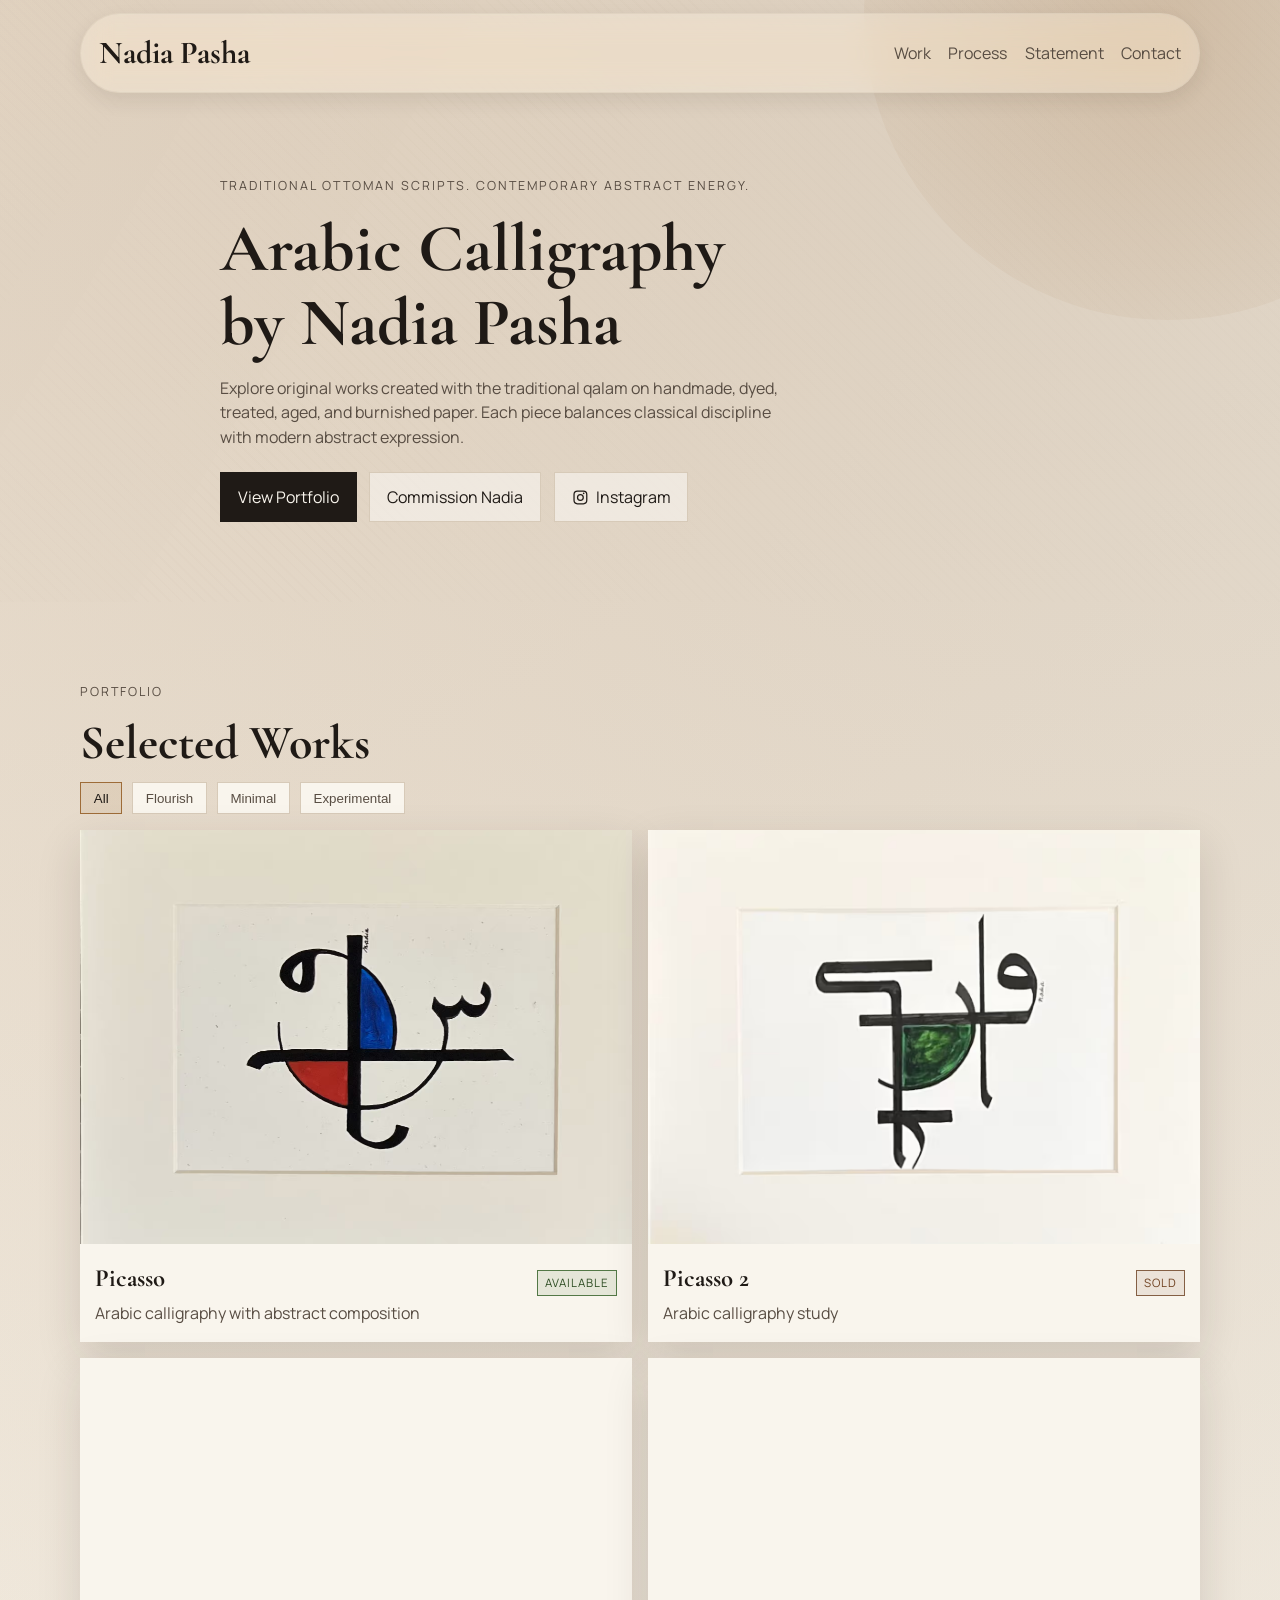
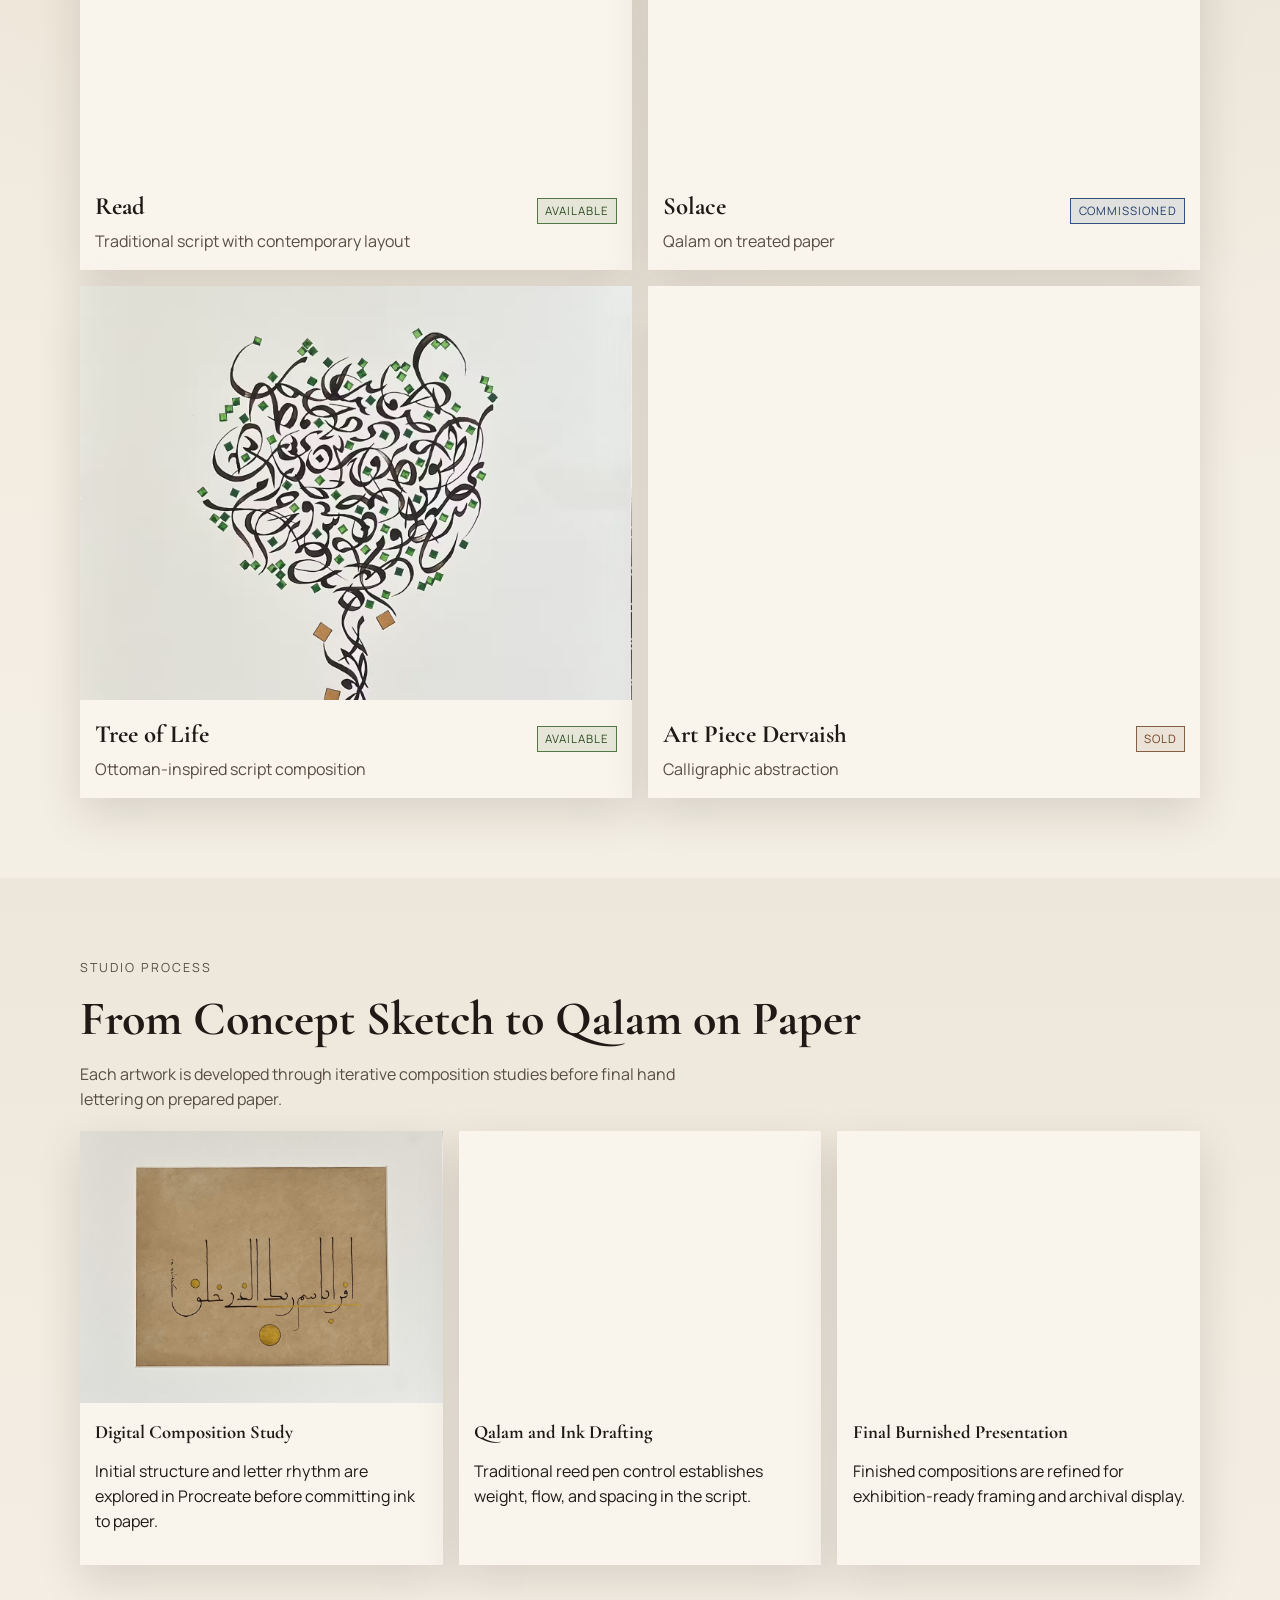
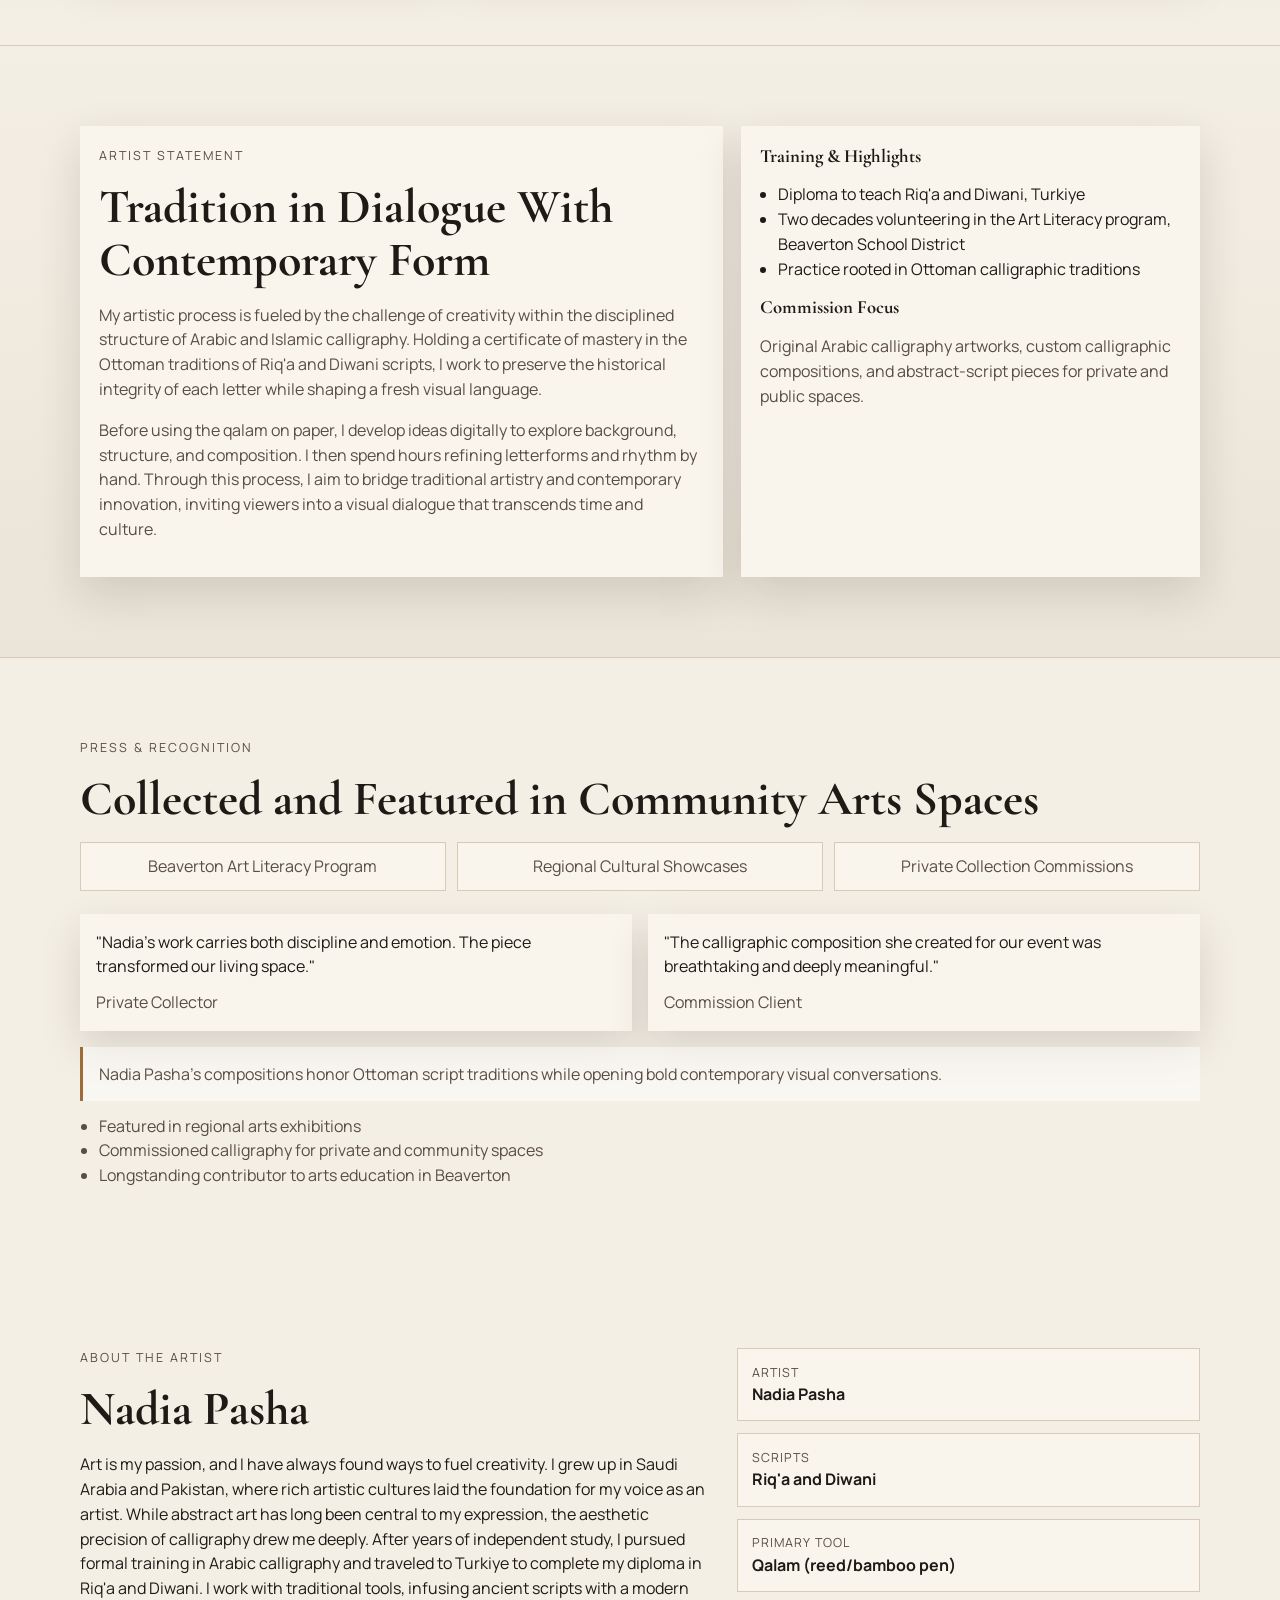
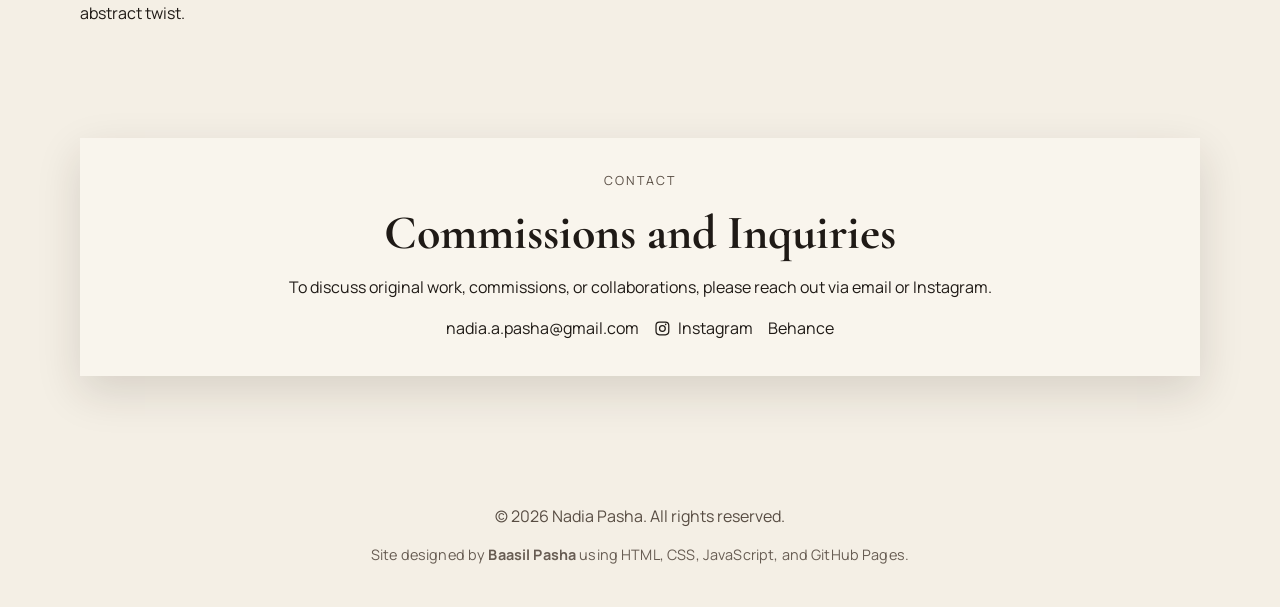
<file: index.html>
<!doctype html>
<html lang="en">
<head>
  <meta charset="UTF-8">
  <meta name="viewport" content="width=device-width, initial-scale=1.0">
  <meta name="description" id="metaDescription" content="Arabic calligraphy portfolio of Nadia Pasha featuring Ottoman Riq'a and Diwani inspired works, artist statement, process, and commission inquiries.">
  <title id="siteTitle">Nadia Pasha | Arabic Calligraphy Portfolio</title>
  <meta property="og:type" content="website">
  <meta property="og:title" id="ogTitle" content="Nadia Pasha | Arabic Calligraphy Portfolio">
  <meta property="og:description" id="ogDescription" content="Arabic calligraphy portfolio by Nadia Pasha.">
  <meta property="og:image" id="ogImage" content="assets/uploads/np-picasso.jpg">
  <meta property="og:url" content="https://nadia-pasha.github.io/calligraphy-portfolio/">
  <meta name="twitter:card" content="summary_large_image">
  <meta name="twitter:title" id="twitterTitle" content="Nadia Pasha | Arabic Calligraphy Portfolio">
  <meta name="twitter:description" id="twitterDescription" content="Arabic calligraphy portfolio by Nadia Pasha.">
  <meta name="twitter:image" id="twitterImage" content="assets/uploads/np-picasso.jpg">
  <link id="preloadImage1" rel="preload" as="image" href="assets/uploads/np-picasso.jpg" fetchpriority="high">
  <link id="preloadImage2" rel="preload" as="image" href="assets/uploads/np-read.jpg" fetchpriority="high">
  <link rel="preconnect" href="https://fonts.googleapis.com">
  <link rel="preconnect" href="https://fonts.gstatic.com" crossorigin>
  <link href="https://fonts.googleapis.com/css2?family=Cormorant+Garamond:wght@400;500;600;700&family=Manrope:wght@400;500;600&display=swap" rel="stylesheet">
  <link rel="stylesheet" href="styles.css">
</head>
<body>
  <header class="site-header">
    <div class="texture-overlay" aria-hidden="true"></div>
    <nav class="nav container">
      <a href="#top" class="logo" id="logoText">Nadia Pasha</a>
      <button class="menu-toggle" aria-label="Toggle menu" aria-expanded="false"><span class="menu-line"></span><span class="menu-line"></span><span class="menu-line"></span></button>
      <ul class="nav-links">
        <li><a href="#work">Work</a></li>
        <li><a href="#process">Process</a></li>
        <li><a href="#statement">Statement</a></li>
                <li><a href="#contact">Contact</a></li>
      </ul>
    </nav>
    <section class="hero container" id="top">
      <p class="eyebrow reveal" id="heroEyebrow">Traditional Ottoman Scripts. Contemporary Abstract Energy.</p>
      <h1 class="reveal" id="heroHeading">Arabic Calligraphy by Nadia Pasha</h1>
      <p class="hero-copy reveal" id="heroCopy">
        Explore original works created with the traditional qalam on handmade, dyed, treated, aged, and burnished paper.
      </p>
      <div class="hero-actions reveal">
        <a class="btn btn-primary" href="#work" id="primaryButton">View Portfolio</a>
        <a class="btn btn-ghost" href="#contact" id="secondaryButton">Commission Nadia</a>
        <a class="btn btn-ghost social-link hero-instagram" href="https://instagram.com/nadiababri" target="_blank" rel="noreferrer noopener" id="heroInstagramLink" aria-label="Open Instagram"><svg class="icon-instagram" viewBox="0 0 24 24" aria-hidden="true" focusable="false"><path fill="currentColor" d="M7.75 2h8.5A5.75 5.75 0 0 1 22 7.75v8.5A5.75 5.75 0 0 1 16.25 22h-8.5A5.75 5.75 0 0 1 2 16.25v-8.5A5.75 5.75 0 0 1 7.75 2Zm0 1.8A3.95 3.95 0 0 0 3.8 7.75v8.5a3.95 3.95 0 0 0 3.95 3.95h8.5a3.95 3.95 0 0 0 3.95-3.95v-8.5a3.95 3.95 0 0 0-3.95-3.95h-8.5Zm8.93 1.35a1.17 1.17 0 1 1 0 2.34 1.17 1.17 0 0 1 0-2.34ZM12 7a5 5 0 1 1 0 10 5 5 0 0 1 0-10Zm0 1.8a3.2 3.2 0 1 0 0 6.4 3.2 3.2 0 0 0 0-6.4Z"/></svg><span>Instagram</span></a>
      </div>
    </section>
  </header>

  <main>
    <section id="work" class="section container">
      <div class="section-heading reveal">
        <p class="eyebrow" id="workEyebrow">Portfolio</p>
        <h2 id="workHeading">Selected Works</h2>
      </div>
      <div class="filter-bar reveal" role="tablist" aria-label="Filter artwork categories">
        <button class="filter-btn active" data-filter="all" role="tab">All</button>
        <button class="filter-btn" data-filter="flourish" role="tab">Flourish</button>
        <button class="filter-btn" data-filter="minimal" role="tab">Minimal</button>
        <button class="filter-btn" data-filter="experimental" role="tab">Experimental</button>
      </div>
      <div class="gallery" id="galleryGrid"></div>
    </section>

    <section id="process" class="section section-process">
      <div class="container">
        <div class="section-heading reveal">
          <p class="eyebrow" id="processEyebrow">Studio Process</p>
          <h2 id="processHeading">From Concept Sketch to Qalam on Paper</h2>
          <p class="section-copy" id="processIntro">Each artwork is developed through iterative composition studies before final hand lettering on prepared paper.</p>
        </div>
        <div class="process-grid" id="processGrid"></div>
      </div>
    </section>

    <section id="statement" class="section section-split">
      <div class="container split-layout">
        <div class="split-panel reveal">
          <p class="eyebrow" id="statementEyebrow">Artist Statement</p>
          <h2 id="statementHeading">Tradition in Dialogue With Contemporary Form</h2>
          <p id="statementParagraph1">My artistic process is fueled by the challenge of creativity within the disciplined structure of Arabic and Islamic calligraphy.</p>
          <p id="statementParagraph2">Before using the qalam on paper, I develop ideas digitally, then refine final script by hand.</p>
        </div>
        <aside class="split-panel note reveal">
          <h3 id="exhibitionsHeading">Training & Highlights</h3>
          <ul id="exhibitionsList">
            <li>Diploma to teach Riq'a and Diwani, Turkiye</li>
          </ul>
          <h3 id="commissionHeading">Commission Focus</h3>
          <p id="commissionText">Original Arabic calligraphy artworks and custom script compositions.</p>
        </aside>
      </div>
    </section>

    <section id="trust" class="section container">
      <div class="section-heading reveal">
        <p class="eyebrow" id="trustEyebrow">Press & Recognition</p>
        <h2 id="trustHeading">Collected and Featured in Community Arts Spaces</h2>
      </div>
      <div class="logo-strip reveal" id="trustLogos"></div>
      <div class="testimonial-grid" id="testimonialGrid"></div>
      <blockquote class="press-quote reveal" id="pressQuote">Nadia Pasha's compositions honor Ottoman script traditions while opening bold contemporary visual conversations.</blockquote>
      <ul class="press-list reveal" id="pressList"></ul>
    </section>

    <section id="about" class="section container">
      <div class="about-grid">
        <div class="reveal">
          <p class="eyebrow" id="aboutEyebrow">About the Artist</p>
          <h2 id="aboutHeading">Nadia Pasha</h2>
          <p id="aboutBio">Art is my passion, and I have always found ways to fuel creativity.</p>
        </div>
        <div class="fact-list reveal" id="factList">
          <div><span>Artist</span><strong>Nadia Pasha</strong></div>
        </div>
      </div>
    </section>


    <section id="contact" class="section section-contact">
      <div class="container contact-wrap reveal">
        <p class="eyebrow" id="contactEyebrow">Contact</p>
        <h2 id="contactHeading">Commissions and Inquiries</h2>
        <p id="contactIntro">To discuss original work, commissions, or collaborations, please reach out via email or Instagram.</p>
        <div class="contact-links">
          <a href="mailto:nadia.a.pasha@gmail.com" id="contactEmail">nadia.a.pasha@gmail.com</a>
          <a href="https://instagram.com/nadiababri" target="_blank" rel="noreferrer noopener" id="instagramLink" class="social-link"><svg class="icon-instagram" viewBox="0 0 24 24" aria-hidden="true" focusable="false"><path fill="currentColor" d="M7.75 2h8.5A5.75 5.75 0 0 1 22 7.75v8.5A5.75 5.75 0 0 1 16.25 22h-8.5A5.75 5.75 0 0 1 2 16.25v-8.5A5.75 5.75 0 0 1 7.75 2Zm0 1.8A3.95 3.95 0 0 0 3.8 7.75v8.5a3.95 3.95 0 0 0 3.95 3.95h8.5a3.95 3.95 0 0 0 3.95-3.95v-8.5a3.95 3.95 0 0 0-3.95-3.95h-8.5Zm8.93 1.35a1.17 1.17 0 1 1 0 2.34 1.17 1.17 0 0 1 0-2.34ZM12 7a5 5 0 1 1 0 10 5 5 0 0 1 0-10Zm0 1.8a3.2 3.2 0 1 0 0 6.4 3.2 3.2 0 0 0 0-6.4Z"/></svg><span>Instagram</span></a>
          <a href="https://behance.net" target="_blank" rel="noreferrer noopener" id="behanceLink">Behance</a>
        </div>
      </div>
    </section>
  </main>

  <footer class="site-footer">
    <div class="container">
      <p>&copy; <span id="year"></span> <span id="footerStudioName">Nadia Pasha</span>. All rights reserved.</p>
      <p class="footer-credit">Site designed by <strong>Baasil Pasha</strong> using HTML, CSS, JavaScript, and GitHub Pages.</p>
    </div>
  </footer>

  <div class="lightbox" id="lightbox" aria-hidden="true" role="dialog" aria-label="Artwork details" hidden>
    <button class="lightbox-close" id="lightboxClose" aria-label="Close artwork details">Close</button>
    <button class="lightbox-nav prev" id="lightboxPrev" aria-label="Previous artwork">&#10094;</button>
    <button class="lightbox-nav next" id="lightboxNext" aria-label="Next artwork">&#10095;</button>
    <div class="lightbox-inner">
      <div class="lightbox-image-wrap" id="lightboxImageWrap">
        <img id="lightboxImage" alt="Artwork preview">
      </div>
      <aside class="lightbox-meta">
        <p class="eyebrow" id="lightboxStatus">Available</p>
        <h3 id="lightboxTitle">Artwork Title</h3>
        <p id="lightboxMedium">Medium</p>
        <p id="lightboxYear">Year</p>
        <p id="lightboxDimensions">Dimensions</p>
        <p id="lightboxStory">Artwork story text.</p>
      </aside>
    </div>
  </div>

  <script src="script.js"></script>
</body>
</html>
</file>
<file: styles.css>
:root {
  --bg: #f4efe5;
  --paper: #f9f5ed;
  --ink: #1f1a16;
  --muted-ink: #584d43;
  --accent: #9e6c38;
  --accent-soft: #c9a67d;
  --line: #d7cab8;
  --shadow: 0 16px 42px rgba(44, 30, 18, 0.14);
}

* {
  box-sizing: border-box;
}

html {
  scroll-behavior: smooth;
}

body {
  margin: 0;
  font-family: "Manrope", sans-serif;
  background:
    radial-gradient(circle at 10% -5%, rgba(186, 135, 87, 0.22), transparent 45%),
    radial-gradient(circle at 85% 0%, rgba(106, 90, 70, 0.14), transparent 38%),
    var(--bg);
  color: var(--ink);
  line-height: 1.55;
  --hero-shift: 0px;
}

h1,
h2,
h3,
h4 {
  font-family: "Cormorant Garamond", serif;
  line-height: 1.1;
  margin: 0 0 0.55rem;
}

a {
  color: inherit;
  text-decoration: none;
}

.container {
  width: min(1120px, calc(100% - 2.4rem));
  margin: 0 auto;
}

.site-header {
  position: relative;
  padding-bottom: 4rem;
  overflow: clip;
}

.site-header::before {
  content: "";
  position: absolute;
  width: 38rem;
  height: 38rem;
  right: -12rem;
  top: -18rem;
  border-radius: 999px;
  background: radial-gradient(circle at center, rgba(158, 108, 56, 0.2), rgba(158, 108, 56, 0));
  pointer-events: none;
}

.texture-overlay {
  position: absolute;
  inset: 0;
  opacity: 0.22;
  pointer-events: none;
  background-image:
    linear-gradient(120deg, rgba(76, 53, 32, 0.05) 0%, transparent 45%),
    repeating-linear-gradient(
      45deg,
      rgba(76, 53, 32, 0.03) 0 2px,
      transparent 2px 8px
    );
}

.nav {
  display: flex;
  align-items: center;
  justify-content: space-between;
  padding: 0.9rem 1.1rem;
  position: sticky;
  top: 0.8rem;
  z-index: 50;
  width: min(1120px, calc(100% - 2.4rem));
  margin: 0 auto;
  background: rgba(249, 245, 237, 0.34);
  -webkit-backdrop-filter: blur(14px) saturate(150%);
  backdrop-filter: blur(14px) saturate(150%);
  border: 1px solid rgba(215, 202, 184, 0.5);
  border-radius: 999px;
  box-shadow: 0 8px 20px rgba(44, 30, 18, 0.09);
  transition: background-color 220ms ease, box-shadow 220ms ease, border-color 220ms ease, transform 220ms ease;
}

.nav.scrolled {
  background: rgba(249, 245, 237, 0.6);
  border-color: rgba(215, 202, 184, 0.7);
  box-shadow: 0 12px 26px rgba(44, 30, 18, 0.12);
}

.logo {
  font-family: "Cormorant Garamond", serif;
  font-size: 2rem;
  font-weight: 700;
}

.menu-toggle {
  display: none;
  width: 2.85rem;
  height: 2.85rem;
  border: 1px solid rgba(215, 202, 184, 0.75);
  border-radius: 999px;
  background: rgba(249, 245, 237, 0.72);
  -webkit-backdrop-filter: blur(10px);
  backdrop-filter: blur(10px);
  align-items: center;
  justify-content: center;
  gap: 0.24rem;
  flex-direction: column;
  padding: 0;
  cursor: pointer;
  transition: transform 220ms ease, box-shadow 220ms ease, background-color 220ms ease;
}

.menu-toggle:hover,
.menu-toggle:focus-visible {
  transform: translateY(-1px);
  box-shadow: 0 8px 18px rgba(44, 30, 18, 0.14);
  background: rgba(249, 245, 237, 0.86);
}

.menu-line {
  width: 1.05rem;
  height: 2px;
  border-radius: 2px;
  background: var(--ink);
  transition: transform 220ms ease, opacity 220ms ease;
}

.menu-toggle[aria-expanded="true"] .menu-line:nth-child(1) {
  transform: translateY(6px) rotate(45deg);
}

.menu-toggle[aria-expanded="true"] .menu-line:nth-child(2) {
  opacity: 0;
}

.menu-toggle[aria-expanded="true"] .menu-line:nth-child(3) {
  transform: translateY(-6px) rotate(-45deg);
}

.nav-links {
  display: flex;
  list-style: none;
  gap: 1.1rem;
  margin: 0;
  padding: 0;
}

.nav-links a {
  position: relative;
  color: var(--muted-ink);
}

.nav-links a::after {
  content: "";
  position: absolute;
  left: 0;
  bottom: -0.2rem;
  width: 100%;
  height: 1px;
  background: var(--accent);
  transform: scaleX(0);
  transform-origin: left center;
  transition: transform 250ms ease;
}

.nav-links a:hover::after,
.nav-links a:focus-visible::after {
  transform: scaleX(1);
}

.hero {
  padding: 6rem 0 1rem;
  max-width: 840px;
  transform: translateY(var(--hero-shift));
  transition: transform 150ms linear;
}

.eyebrow {
  text-transform: uppercase;
  letter-spacing: 0.16em;
  font-size: 0.78rem;
  color: var(--muted-ink);
  margin: 0 0 1rem;
}

.hero h1 {
  font-size: clamp(2.2rem, 6vw, 4.2rem);
  max-width: 16ch;
}

.hero-copy {
  max-width: 58ch;
  color: var(--muted-ink);
}

.hero-actions {
  display: flex;
  flex-wrap: wrap;
  gap: 0.8rem;
  margin-top: 1.4rem;
}

.btn {
  display: inline-flex;
  align-items: center;
  justify-content: center;
  border: 1px solid transparent;
  padding: 0.7rem 1.05rem;
  transition: transform 250ms ease, box-shadow 250ms ease, background-color 250ms ease;
  cursor: pointer;
  position: relative;
  overflow: hidden;
}

.btn::after {
  content: "";
  position: absolute;
  inset: -40% auto -40% -120%;
  width: 80%;
  transform: rotate(16deg);
  background: linear-gradient(to right, transparent, rgba(255, 255, 255, 0.35), transparent);
  transition: transform 500ms ease;
}

.btn:hover,
.btn:focus-visible {
  transform: translateY(-2px);
}

.btn:hover::after,
.btn:focus-visible::after {
  transform: translateX(260%) rotate(16deg);
}

.btn-primary {
  color: var(--paper);
  background: var(--ink);
}

.btn-ghost {
  border-color: var(--line);
  background: rgba(255, 255, 255, 0.46);
}

.section {
  padding: 5rem 0;
}

.section h2 {
  font-size: clamp(1.8rem, 4vw, 3rem);
}

.section-copy {
  max-width: 60ch;
  color: var(--muted-ink);
}





.filter-bar {
  display: flex;
  flex-wrap: wrap;
  gap: 0.6rem;
  margin: 0.8rem 0 1rem;
}

.filter-btn {
  border: 1px solid var(--line);
  background: var(--paper);
  color: var(--muted-ink);
  padding: 0.45rem 0.8rem;
  cursor: pointer;
}

.filter-btn.active {
  border-color: var(--accent);
  color: var(--ink);
  background: rgba(158, 108, 56, 0.1);
}

.gallery {
  display: grid;
  grid-template-columns: repeat(12, 1fr);
  gap: 1rem;
}

.card {
  grid-column: span 6;
  background: var(--paper);
  box-shadow: var(--shadow);
  overflow: hidden;
  transition: transform 320ms ease, opacity 320ms ease, box-shadow 320ms ease;
  cursor: zoom-in;
  position: relative;
}

.card::before {
  content: "";
  position: absolute;
  inset: 0;
  background: linear-gradient(120deg, transparent 10%, rgba(255, 255, 255, 0.22) 45%, transparent 80%);
  transform: translateX(-130%);
  transition: transform 520ms ease;
  pointer-events: none;
}

.card:hover {
  transform: translateY(-6px);
  box-shadow: 0 24px 44px rgba(44, 30, 18, 0.18);
}

.card:hover::before {
  transform: translateX(130%);
}

.card img {
  width: 100%;
  aspect-ratio: 4 / 3;
  object-fit: cover;
  transition: transform 520ms ease, filter 520ms ease;
}

.card:hover img {
  transform: scale(1.035);
  filter: saturate(1.08) contrast(1.03);
}

.card-meta {
  padding: 0.9rem 0.95rem 1rem;
}

.card-meta-top {
  display: flex;
  align-items: center;
  justify-content: space-between;
  gap: 0.6rem;
}

.card-meta h3 {
  font-size: 1.55rem;
}

.card-meta p {
  margin: 0;
  color: var(--muted-ink);
}

.availability-badge {
  font-size: 0.72rem;
  letter-spacing: 0.08em;
  text-transform: uppercase;
  border: 1px solid var(--line);
  padding: 0.2rem 0.45rem;
  white-space: nowrap;
}

.availability-badge.available {
  border-color: #537846;
  color: #2f4e24;
  background: rgba(83, 120, 70, 0.12);
}

.availability-badge.sold {
  border-color: #845f44;
  color: #6f4120;
  background: rgba(132, 95, 68, 0.12);
}

.availability-badge.commissioned {
  border-color: #34507d;
  color: #223d66;
  background: rgba(52, 80, 125, 0.12);
}

.section-process {
  background: linear-gradient(to bottom, rgba(161, 128, 90, 0.08), transparent);
}

.process-grid {
  display: grid;
  grid-template-columns: repeat(3, minmax(0, 1fr));
  gap: 1rem;
  margin-top: 1.2rem;
}

.process-card {
  transition: transform 280ms ease, box-shadow 280ms ease;
  background: var(--paper);
  box-shadow: var(--shadow);
  overflow: hidden;
}

.process-card img {
  width: 100%;
  aspect-ratio: 4 / 3;
  object-fit: cover;
}

.process-card-meta {
  padding: 0.8rem 0.95rem 1rem;
}

.section-split {
  background: linear-gradient(to bottom, transparent, rgba(128, 95, 62, 0.08));
  border-top: 1px solid var(--line);
  border-bottom: 1px solid var(--line);
}

.split-layout {
  display: grid;
  grid-template-columns: 1.4fr 1fr;
  gap: 1.1rem;
}

.split-panel {
  transition: transform 280ms ease, box-shadow 280ms ease;
  background: var(--paper);
  padding: 1.2rem;
  box-shadow: var(--shadow);
}

.split-panel p {
  color: var(--muted-ink);
}

.note ul {
  padding-left: 1.15rem;
}

.logo-strip {
  display: grid;
  grid-template-columns: repeat(3, minmax(0, 1fr));
  gap: 0.7rem;
  margin: 1rem 0 1.4rem;
}

.logo-pill {
  transition: transform 280ms ease, box-shadow 280ms ease;
  border: 1px solid var(--line);
  background: var(--paper);
  text-align: center;
  padding: 0.7rem;
  color: var(--muted-ink);
}

.testimonial-grid {
  display: grid;
  grid-template-columns: repeat(2, minmax(0, 1fr));
  gap: 1rem;
}

.testimonial-card {
  transition: transform 280ms ease, box-shadow 280ms ease;
  background: var(--paper);
  box-shadow: var(--shadow);
  padding: 1rem;
}

.testimonial-card p {
  margin: 0;
}

.testimonial-card cite {
  display: block;
  margin-top: 0.7rem;
  color: var(--muted-ink);
  font-style: normal;
}

.press-quote {
  margin: 1rem 0 0.8rem;
  padding: 0.9rem 1rem;
  border-left: 3px solid var(--accent);
  background: rgba(255, 255, 255, 0.45);
  color: var(--muted-ink);
}

.press-list {
  margin: 0;
  padding-left: 1.2rem;
  color: var(--muted-ink);
}

.about-grid {
  display: grid;
  grid-template-columns: 1.35fr 1fr;
  gap: 2rem;
}

.fact-list {
  display: grid;
  gap: 0.75rem;
  align-content: start;
}

.fact-list div {
  background: var(--paper);
  border: 1px solid var(--line);
  padding: 0.85rem 0.9rem;
}

.fact-list span {
  font-size: 0.78rem;
  letter-spacing: 0.08em;
  color: var(--muted-ink);
  text-transform: uppercase;
  display: block;
}


.section-contact {
  padding-top: 1rem;
}

.contact-wrap {
  text-align: center;
  background: var(--paper);
  box-shadow: var(--shadow);
  padding: 2.1rem 1.25rem;
}

.contact-links {
  display: flex;
  flex-wrap: wrap;
  justify-content: center;
  gap: 0.95rem;
}

.contact-links a {
  border-bottom: 1px solid transparent;
  transition: border-color 240ms ease;
}

.contact-links a:hover,
.contact-links a:focus-visible {
  border-color: var(--accent);
}


.social-link {
  display: inline-flex;
  align-items: center;
  gap: 0.45rem;
}

.icon-instagram {
  width: 1.05rem;
  height: 1.05rem;
  flex: 0 0 auto;
}

.hero-instagram {
  min-width: 2.8rem;
}

.site-footer {
  padding: 2rem 0 2.5rem;
  text-align: center;
  color: var(--muted-ink);
}

.footer-credit {
  margin: 0.4rem 0 0;
  font-size: 0.9rem;
  letter-spacing: 0.01em;
  opacity: 0.9;
}

.lightbox {
  position: fixed;
  inset: 0;
  background: rgba(18, 12, 8, 0.86);
  z-index: 100;
  opacity: 0;
  pointer-events: none;
  transition: opacity 240ms ease;
}

.lightbox.open {
  opacity: 1;
  pointer-events: auto;
}

.lightbox-inner {
  width: min(1180px, calc(100% - 2rem));
  height: min(88vh, 760px);
  margin: 6vh auto;
  display: grid;
  grid-template-columns: 1.4fr 1fr;
  gap: 1rem;
  background: #111;
  border: 1px solid rgba(255, 255, 255, 0.22);
  padding: 1rem;
}

.lightbox-image-wrap {
  display: flex;
  align-items: center;
  justify-content: center;
  overflow: hidden;
  touch-action: none;
  background: #000;
}

.lightbox-image-wrap img {
  max-width: 100%;
  max-height: 100%;
  transform-origin: center center;
  transition: transform 150ms ease;
  user-select: none;
  -webkit-user-drag: none;
}

.lightbox-meta {
  color: #f7efe3;
  overflow: auto;
  padding-right: 0.4rem;
}

.lightbox-meta p {
  color: rgba(247, 239, 227, 0.84);
}

.lightbox-close,
.lightbox-nav {
  position: absolute;
  border: 1px solid rgba(255, 255, 255, 0.36);
  background: rgba(0, 0, 0, 0.52);
  color: #fff;
  padding: 0.4rem 0.65rem;
  cursor: pointer;
}

.lightbox-close {
  top: 1rem;
  right: 1rem;
}

.lightbox-nav {
  top: 50%;
  transform: translateY(-50%);
}

.lightbox-nav.prev {
  left: 1rem;
}

.lightbox-nav.next {
  right: 1rem;
}

.reveal {
  opacity: 0;
  transform: translateY(22px);
  transition: opacity 700ms ease, transform 700ms ease;
}

.reveal.in-view {
  opacity: 1;
  transform: translateY(0);
}

@media (max-width: 900px) {
  .card,
  .process-grid,
  .logo-strip,
  .testimonial-grid {
    grid-template-columns: 1fr;
  }

  .card {
    grid-column: span 12;
  }

  .split-layout,
  .about-grid,
  .lightbox-inner {
    grid-template-columns: 1fr;
  }

  .lightbox-inner {
    height: auto;
    max-height: 88vh;
    overflow: auto;
  }
}

@media (max-width: 700px) {
  .menu-toggle {
    display: inline-flex;
  }

  .nav-links {
    position: absolute;
    top: calc(100% + 0.55rem);
    right: 0.5rem;
    min-width: 12.5rem;
    flex-direction: column;
    background: rgba(249, 245, 237, 0.92);
    -webkit-backdrop-filter: blur(14px) saturate(130%);
    backdrop-filter: blur(14px) saturate(130%);
    border: 1px solid rgba(215, 202, 184, 0.78);
    border-radius: 1rem;
    box-shadow: 0 18px 34px rgba(44, 30, 18, 0.18);
    padding: 0.55rem;
    opacity: 0;
    pointer-events: none;
    transform: translateY(-8px) scale(0.98);
    transform-origin: top right;
    transition: opacity 180ms ease, transform 180ms ease;
  }

  .nav-links li {
    width: 100%;
  }

  .nav-links a {
    display: block;
    width: 100%;
    border-radius: 0.65rem;
    padding: 0.55rem 0.7rem;
  }

  .nav-links a:hover,
  .nav-links a:focus-visible {
    background: rgba(158, 108, 56, 0.12);
  }

  .nav-links a::after {
    display: none;
  }

  .nav-links.open {
    opacity: 1;
    pointer-events: auto;
    transform: translateY(0) scale(1);
  }
}

@media (prefers-reduced-motion: reduce) {
  * {
    animation-duration: 1ms !important;
    animation-iteration-count: 1 !important;
    transition-duration: 1ms !important;
    scroll-behavior: auto !important;
  }

  .reveal {
    opacity: 1;
    transform: none;
  }

  .site-header::before,
  .logo-pill,
  body {
    animation: none !important;
  }
}


.process-card:hover,
.testimonial-card:hover,
.logo-pill:hover,
.split-panel:hover {
  transform: translateY(-4px);
  box-shadow: 0 20px 34px rgba(44, 30, 18, 0.14);
}

.logo-pill {
}

.reveal {
  opacity: 0;
  transform: translateY(22px);
  transition: opacity 700ms cubic-bezier(0.23, 1, 0.32, 1), transform 700ms cubic-bezier(0.23, 1, 0.32, 1);
}
</file>
